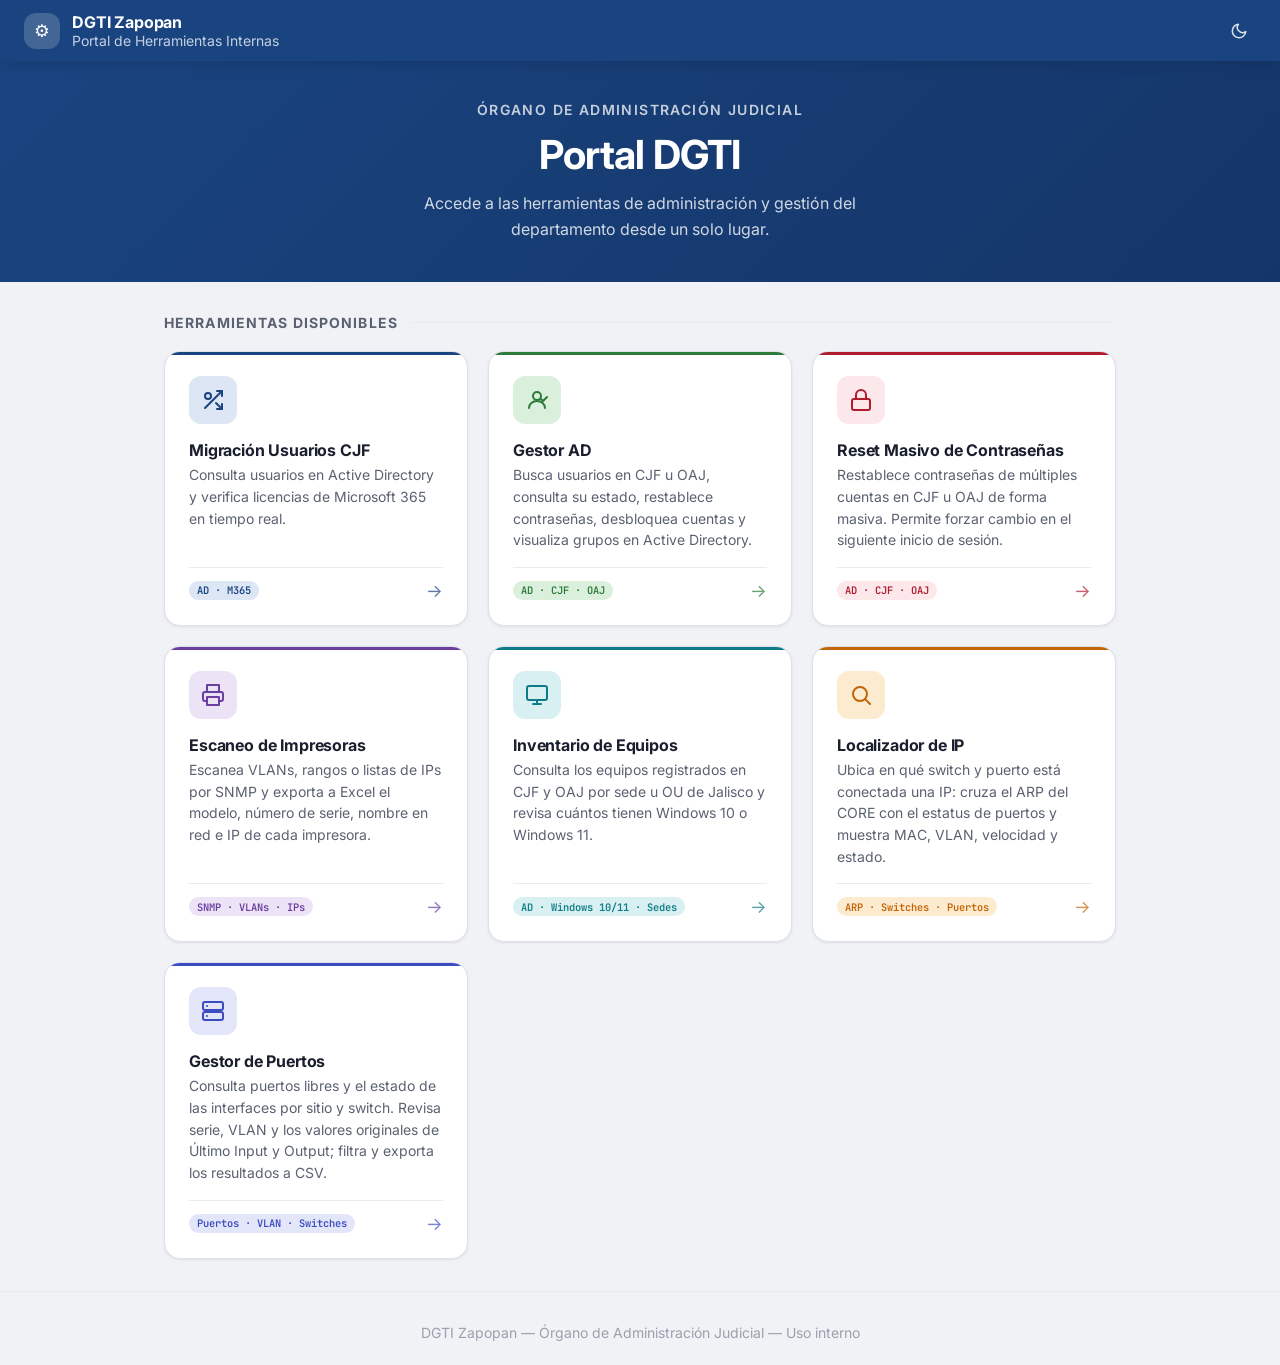
<file: Servidor/DGTI_Zapopan/index.html>
<!DOCTYPE html>
<html lang="es" data-theme="light">
<head>
<meta charset="UTF-8">
<meta name="viewport" content="width=device-width, initial-scale=1.0">
<title>DGTI Zapopan — Portal de Herramientas</title>
<link rel="preconnect" href="https://fonts.googleapis.com">
<link rel="preconnect" href="https://fonts.gstatic.com" crossorigin>
<link href="https://fonts.googleapis.com/css2?family=Inter:wght@400;500;600;700&family=JetBrains+Mono:wght@400;600&display=swap" rel="stylesheet">
<style>
/* Variables */
:root,[data-theme="light"]{
--bg:#f0f2f5;--surface:#ffffff;--surface-2:#f8f9fb;--surface-off:#eef0f4;
--border:#dde1e8;--divider:#e8ebf0;--text:#1a1f2e;--muted:#5a6170;--faint:#9aa0ad;--inverse:#ffffff;
--primary:#1a4480;--primary-h:#143568;--primary-hl:#dce6f4;
--success:#2d7a3a;--success-hl:#daf0dd;
--font:'Inter',system-ui,sans-serif;--mono:'JetBrains Mono',monospace;
--xs:clamp(.75rem,.70rem + .25vw,.875rem);--sm:clamp(.875rem,.80rem + .35vw,1rem);
--base:clamp(1rem,.95rem + .25vw,1.125rem);
--s1:.25rem;--s2:.5rem;--s3:.75rem;--s4:1rem;--s5:1.25rem;--s6:1.5rem;--s8:2rem;--s10:2.5rem;
--r-sm:.375rem;--r-md:.5rem;--r-lg:.75rem;--r-xl:1rem;--r-full:9999px;
--sh-sm:0 1px 3px rgba(0,0,0,.08);--sh-md:0 4px 12px rgba(0,0,0,.10);--sh-lg:0 8px 24px rgba(0,0,0,.12);
--tr:180ms cubic-bezier(.16,1,.3,1);}
[data-theme="dark"]{
--bg:#0f1117;--surface:#161b27;--surface-2:#1c2130;--surface-off:#1a1f2c;
--border:#2a3140;--divider:#222838;--text:#e2e5ec;--muted:#7a8496;--faint:#4a5160;--inverse:#0f1117;
--primary:#5b8dd4;--primary-h:#3a6fbe;--primary-hl:#1c2a40;
--success:#4caf63;--success-hl:#1a3020;
--sh-sm:0 1px 3px rgba(0,0,0,.30);--sh-md:0 4px 12px rgba(0,0,0,.40);--sh-lg:0 8px 24px rgba(0,0,0,.50);}
*,*::before,*::after{box-sizing:border-box;margin:0;padding:0;}
html{-webkit-font-smoothing:antialiased;scroll-behavior:smooth;}
body{min-height:100dvh;font-family:var(--font);font-size:var(--sm);color:var(--text);background:var(--bg);transition:background var(--tr),color var(--tr);}
button{cursor:pointer;background:none;border:none;font:inherit;color:inherit;}
a{text-decoration:none;color:inherit;}

/* Topbar */
.topbar{background:var(--primary);color:var(--inverse);padding:var(--s3) var(--s6);
display:flex;align-items:center;justify-content:space-between;gap:var(--s4);
box-shadow:var(--sh-md);position:sticky;top:0;z-index:100;}
.brand{display:flex;align-items:center;gap:var(--s3);}
.brand-icon{width:36px;height:36px;background:rgba(255,255,255,.18);border-radius:var(--r-lg);
display:flex;align-items:center;justify-content:center;font-size:1.1rem;}
.brand-title{font-size:var(--sm);font-weight:700;letter-spacing:-.01em;}
.brand-sub{font-size:var(--xs);opacity:.75;}
.topbar-right{display:flex;align-items:center;gap:var(--s3);}
.pill{display:flex;align-items:center;gap:var(--s2);font-size:var(--xs);font-family:var(--mono);
background:rgba(255,255,255,.15);padding:var(--s2) var(--s3);border-radius:var(--r-full);opacity:.9;}
.dot{width:7px;height:7px;border-radius:50%;background:#4cdb6e;flex-shrink:0;}
.btn-icon{padding:var(--s2);border-radius:var(--r-md);opacity:.85;
transition:opacity var(--tr),background var(--tr);display:flex;align-items:center;}
.btn-icon:hover{opacity:1;background:rgba(255,255,255,.15);}

/* Hero */
.hero{background:linear-gradient(135deg,var(--primary) 0,var(--primary-h) 100%);
color:var(--inverse);padding:var(--s10) var(--s6);text-align:center;}
.hero-eyebrow{font-size:var(--xs);font-weight:600;letter-spacing:.1em;text-transform:uppercase;opacity:.75;margin-bottom:var(--s3);}
.hero-title{font-size:clamp(1.5rem,4vw,2.5rem);font-weight:700;letter-spacing:-.02em;margin-bottom:var(--s3);}
.hero-sub{font-size:var(--sm);opacity:.8;max-width:480px;margin:0 auto;line-height:1.6;}

/* Main layout */
.main{max-width:1000px;margin:0 auto;padding:var(--s8) var(--s6);}
.section-label{font-size:var(--xs);font-weight:700;color:var(--muted);text-transform:uppercase;
letter-spacing:.08em;margin-bottom:var(--s5);display:flex;align-items:center;gap:var(--s3);}
.section-label::after{content:'';flex:1;height:1px;background:var(--divider);}

/* Tool grid */
.tool-grid{display:grid;grid-template-columns:repeat(auto-fill,minmax(260px,1fr));gap:var(--s5);}

/* Tool card */
.tool-card{background:var(--surface);border:1px solid var(--border);border-radius:var(--r-xl);
box-shadow:var(--sh-sm);padding:var(--s6);display:flex;flex-direction:column;gap:var(--s4);
cursor:pointer;transition:transform var(--tr),box-shadow var(--tr),border-color var(--tr);
position:relative;overflow:hidden;}
.tool-card::before{content:'';position:absolute;top:0;left:0;right:0;height:3px;
background:var(--card-accent,var(--primary));border-radius:var(--r-xl) var(--r-xl) 0 0;}
.tool-card:hover{transform:translateY(-3px);box-shadow:var(--sh-lg);border-color:var(--card-accent,var(--primary));}
.tool-card:active{transform:translateY(-1px);}
.tool-icon{width:48px;height:48px;border-radius:var(--r-lg);
background:var(--card-hl,var(--primary-hl));color:var(--card-accent,var(--primary));
display:flex;align-items:center;justify-content:center;font-size:1.4rem;flex-shrink:0;}
.tool-info{display:flex;flex-direction:column;gap:var(--s1);flex:1;}
.tool-name{font-size:var(--sm);font-weight:700;letter-spacing:-.01em;}
.tool-desc{font-size:var(--xs);color:var(--muted);line-height:1.55;}
.tool-footer{display:flex;align-items:center;justify-content:space-between;
padding-top:var(--s3);border-top:1px solid var(--divider);}
.tool-tag{display:inline-flex;align-items:center;padding:.15rem var(--s2);
background:var(--card-hl,var(--primary-hl));color:var(--card-accent,var(--primary));
border-radius:var(--r-full);font-size:.65rem;font-weight:600;font-family:var(--mono);}
.tool-arrow{color:var(--card-accent,var(--primary));opacity:.7;font-size:1.1rem;
transition:transform var(--tr),opacity var(--tr);}
.tool-card:hover .tool-arrow{transform:translateX(4px);opacity:1;}

/* Coming soon card */
.tool-card.coming-soon{opacity:.55;cursor:default;pointer-events:none;}
.badge-soon{display:inline-flex;align-items:center;gap:var(--s1);padding:.15rem var(--s2);
border-radius:var(--r-full);background:var(--surface-off);color:var(--muted);
font-size:.6rem;font-weight:600;font-family:var(--mono);border:1px solid var(--border);}

/* Footer */
.footer{text-align:center;padding:var(--s8) var(--s6) var(--s6);font-size:var(--xs);color:var(--faint);border-top:1px solid var(--divider);}

/* Responsive */
@media(max-width:600px){
.main{padding:var(--s6) var(--s4);}
.hero{padding:var(--s8) var(--s4);}
.topbar{padding:var(--s3) var(--s4);}
.pill{display:none;}}
</style>
</head>
<body>

<!-- TOPBAR -->
<header class="topbar">
  <div class="brand">
    <div class="brand-icon">⚙️</div>
    <div>
      <div class="brand-title">DGTI Zapopan</div>
      <div class="brand-sub">Portal de Herramientas Internas</div>
    </div>
  </div>
  <div class="topbar-right">
    <button class="btn-icon" id="theme-toggle" title="Cambiar tema" aria-label="Cambiar tema">
      <!-- icono se inserta por JS -->
    </button>
  </div>
</header>

<!-- HERO -->
<section class="hero">
  <div class="hero-eyebrow">Órgano de Administración Judicial</div>
  <h1 class="hero-title">Portal DGTI</h1>
  <p class="hero-sub">Accede a las herramientas de administración y gestión del departamento desde un solo lugar.</p>
</section>

<!-- MAIN -->
<main class="main">
  <div class="section-label">Herramientas disponibles</div>
  <div class="tool-grid">

    <!-- Migración CJF -->
    <a href="/migracion-cjf/" class="tool-card" style="--card-accent:#1a4480;--card-hl:#dce6f4">
      <div class="tool-icon">
        <svg width="24" height="24" viewBox="0 0 24 24" fill="none" stroke="currentColor" stroke-width="2" stroke-linecap="round" stroke-linejoin="round">
          <polyline points="16 3 21 3 21 8"/><line x1="4" y1="20" x2="21" y2="3"/>
          <polyline points="21 16 21 21 16 21"/><line x1="15" y1="15" x2="21" y2="21"/>
          <circle cx="7" cy="8" r="3"/>
        </svg>
      </div>
      <div class="tool-info">
        <div class="tool-name">Migración Usuarios CJF</div>
        <div class="tool-desc">Consulta usuarios en Active Directory y verifica licencias de Microsoft 365 en tiempo real.</div>
      </div>
      <div class="tool-footer">
        <span class="tool-tag">AD · M365</span>
        <span class="tool-arrow">→</span>
      </div>
    </a>

    <!-- Gestor AD -->
    <a href="/gestor-ad/" class="tool-card" style="--card-accent:#2d7a3a;--card-hl:#daf0dd">
      <div class="tool-icon">
        <svg width="24" height="24" viewBox="0 0 24 24" fill="none" stroke="currentColor" stroke-width="2" stroke-linecap="round" stroke-linejoin="round">
          <circle cx="12" cy="8" r="4"/>
          <path d="M4 20c0-4 3.6-7 8-7s8 3 8 7"/>
          <polyline points="16 11 18 13 22 9"/>
        </svg>
      </div>
      <div class="tool-info">
        <div class="tool-name">Gestor AD</div>
        <div class="tool-desc">Busca usuarios en CJF u OAJ, consulta su estado, restablece contraseñas, desbloquea cuentas y visualiza grupos en Active Directory.</div>
      </div>
      <div class="tool-footer">
        <span class="tool-tag">AD · CJF · OAJ</span>
        <span class="tool-arrow">→</span>
      </div>
    </a>

    <!-- Reset Masivo de Contraseñas -->
    <a href="/reset-masivo/" class="tool-card" style="--card-accent:#b01c2e;--card-hl:#fce8ea">
      <div class="tool-icon">
        <svg width="24" height="24" viewBox="0 0 24 24" fill="none" stroke="currentColor" stroke-width="2" stroke-linecap="round" stroke-linejoin="round">
          <rect x="3" y="11" width="18" height="11" rx="2"/>
          <path d="M7 11V7a5 5 0 0 1 10 0v4"/>
        </svg>
      </div>
      <div class="tool-info">
        <div class="tool-name">Reset Masivo de Contraseñas</div>
        <div class="tool-desc">Restablece contraseñas de múltiples cuentas en CJF u OAJ de forma masiva. Permite forzar cambio en el siguiente inicio de sesión.</div>
      </div>
      <div class="tool-footer">
        <span class="tool-tag">AD · CJF · OAJ</span>
        <span class="tool-arrow">→</span>
      </div>
    </a>

    <!-- Escaneo de Impresoras -->
    <a href="/escaneo-impresoras/" class="tool-card" style="--card-accent:#6b3fa0;--card-hl:#ece3f6">
      <div class="tool-icon">
        <svg width="24" height="24" viewBox="0 0 24 24" fill="none" stroke="currentColor" stroke-width="2" stroke-linecap="round" stroke-linejoin="round">
          <path d="M6 9V2h12v7"/>
          <path d="M6 18H4a2 2 0 0 1-2-2v-5a2 2 0 0 1 2-2h16a2 2 0 0 1 2 2v5a2 2 0 0 1-2 2h-2"/>
          <rect x="6" y="14" width="12" height="8"/>
        </svg>
      </div>
      <div class="tool-info">
        <div class="tool-name">Escaneo de Impresoras</div>
        <div class="tool-desc">Escanea VLANs, rangos o listas de IPs por SNMP y exporta a Excel el modelo, número de serie, nombre en red e IP de cada impresora.</div>
      </div>
      <div class="tool-footer">
        <span class="tool-tag">SNMP · VLANs · IPs</span>
        <span class="tool-arrow">→</span>
      </div>
    </a>

    <!-- Inventario de Equipos -->
    <a href="/inventario-equipos/" class="tool-card" style="--card-accent:#0e7c86;--card-hl:#d9f0f2">
      <div class="tool-icon">
        <svg width="24" height="24" viewBox="0 0 24 24" fill="none" stroke="currentColor" stroke-width="2" stroke-linecap="round" stroke-linejoin="round">
          <rect x="2" y="3" width="20" height="14" rx="2"/>
          <line x1="8" y1="21" x2="16" y2="21"/>
          <line x1="12" y1="17" x2="12" y2="21"/>
        </svg>
      </div>
      <div class="tool-info">
        <div class="tool-name">Inventario de Equipos</div>
        <div class="tool-desc">Consulta los equipos registrados en CJF y OAJ por sede u OU de Jalisco y revisa cuántos tienen Windows 10 o Windows 11.</div>
      </div>
      <div class="tool-footer">
        <span class="tool-tag">AD · Windows 10/11 · Sedes</span>
        <span class="tool-arrow">→</span>
      </div>
    </a>

    <!-- Localizador de IP -->
    <a href="/localizador-ip/" class="tool-card" style="--card-accent:#c2650a;--card-hl:#fdebd0">
      <div class="tool-icon">
        <svg width="24" height="24" viewBox="0 0 24 24" fill="none" stroke="currentColor" stroke-width="2" stroke-linecap="round" stroke-linejoin="round"><circle cx="11" cy="11" r="7"/><line x1="21" y1="21" x2="16.65" y2="16.65"/></svg>
      </div>
      <div class="tool-info">
        <div class="tool-name">Localizador de IP</div>
        <div class="tool-desc">Ubica en qué switch y puerto está conectada una IP: cruza el ARP del CORE con el estatus de puertos y muestra MAC, VLAN, velocidad y estado.</div>
      </div>
      <div class="tool-footer">
        <span class="tool-tag">ARP · Switches · Puertos</span>
        <span class="tool-arrow">→</span>
      </div>
    </a>

    <!-- Herramientas de Red -->
    <a href="/gestor-puertos/" class="tool-card" style="--card-accent:#3b4cc0;--card-hl:#e3e6f8">
      <div class="tool-icon">
        <svg width="24" height="24" viewBox="0 0 24 24" fill="none" stroke="currentColor" stroke-width="2" stroke-linecap="round" stroke-linejoin="round"><rect x="2" y="3" width="20" height="8" rx="2"/><rect x="2" y="13" width="20" height="8" rx="2"/><line x1="6" y1="7" x2="6.01" y2="7"/><line x1="6" y1="17" x2="6.01" y2="17"/></svg>
      </div>
      <div class="tool-info">
        <div class="tool-name">Gestor de Puertos</div>
        <div class="tool-desc">Consulta puertos libres y el estado de las interfaces por sitio y switch. Revisa serie, VLAN y los valores originales de Último Input y Output; filtra y exporta los resultados a CSV.</div>
      </div>
      <div class="tool-footer">
        <span class="tool-tag">Puertos &middot; VLAN &middot; Switches</span>
        <span class="tool-arrow">&rarr;</span>
      </div>
    </a>


  </div>
</main>

<!-- FOOTER -->
<footer class="footer">
  DGTI Zapopan &mdash; Órgano de Administración Judicial &mdash; Uso interno
</footer>

<script>
const Theme = (() => {
  const root = document.documentElement;
  const btn  = document.getElementById('theme-toggle');
  let dark = matchMedia('(prefers-color-scheme:dark)').matches;
  const SUN  = `<svg xmlns="http://www.w3.org/2000/svg" width="18" height="18" viewBox="0 0 24 24" fill="none" stroke="currentColor" stroke-width="2" stroke-linecap="round" stroke-linejoin="round"><circle cx="12" cy="12" r="5"/><line x1="12" y1="1" x2="12" y2="3"/><line x1="12" y1="21" x2="12" y2="23"/><line x1="4.22" y1="4.22" x2="5.64" y2="5.64"/><line x1="18.36" y1="18.36" x2="19.78" y2="19.78"/><line x1="1" y1="12" x2="3" y2="12"/><line x1="21" y1="12" x2="23" y2="12"/><line x1="4.22" y1="19.78" x2="5.64" y2="18.36"/><line x1="18.36" y1="5.64" x2="19.78" y2="4.22"/></svg>`;
  const MOON = `<svg xmlns="http://www.w3.org/2000/svg" width="18" height="18" viewBox="0 0 24 24" fill="none" stroke="currentColor" stroke-width="2" stroke-linecap="round" stroke-linejoin="round"><path d="M21 12.79A9 9 0 1 1 11.21 3 7 7 0 0 0 21 12.79z"/></svg>`;
  function apply() {
    root.setAttribute('data-theme', dark ? 'dark' : 'light');
    btn.innerHTML = dark ? SUN : MOON;
  }
  btn.addEventListener('click', () => { dark = !dark; apply(); });
  apply();
})();
</script>
</body>
</html>
</file>
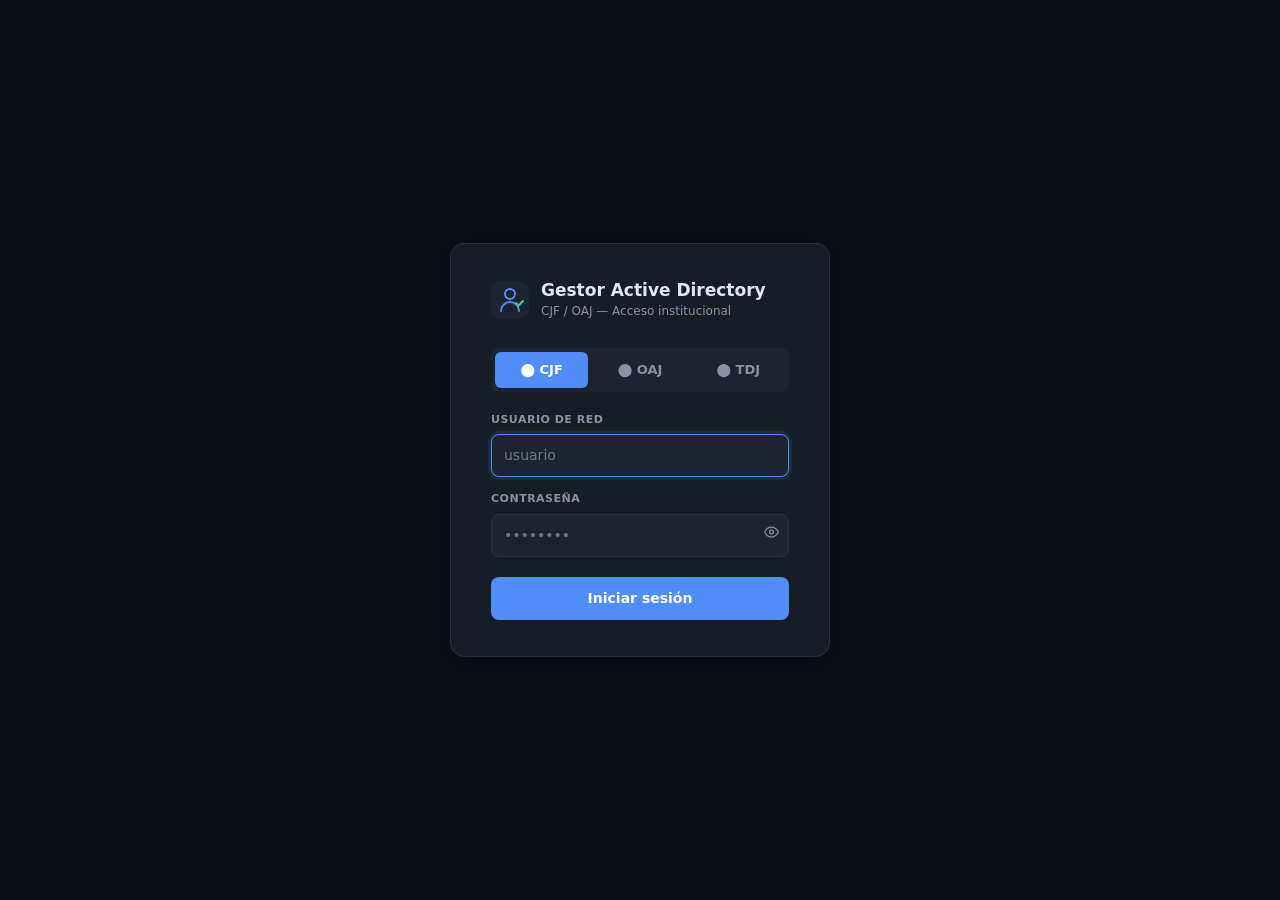
<file: Servidor/gestor-ad/index.html>
<!DOCTYPE html>
<html lang='es' data-theme='dark'>
<head>
<meta charset='UTF-8'><meta name='viewport' content='width=device-width,initial-scale=1'>
<title>Gestor AD — CJF / OAJ / TDJ</title>
<link rel='manifest' href='/gestor-ad/manifest.json'>
<meta name='theme-color' content='#4f8ef7'>
<meta name='mobile-web-app-capable' content='yes'>
<meta name='apple-mobile-web-app-capable' content='yes'>
<meta name='apple-mobile-web-app-title' content='Gestor AD'>
<style>
:root{--bg:#0f1117;--surface:#181c24;--surface2:#1e2330;--border:#2a2f3d;--text:#e2e6f0;--muted:#8891a8;--faint:#4a5168;--primary:#4f8ef7;--primary-h:#3a7aed;--primary-hl:rgba(79,142,247,.13);--success:#3ecf8e;--success-hl:rgba(62,207,142,.13);--warn:#f59e0b;--warn-hl:rgba(245,158,11,.13);--error:#f56565;--error-hl:rgba(245,101,101,.13);--r:8px;--rl:14px;--sh:0 4px 24px rgba(0,0,0,.45);--t:160ms cubic-bezier(.16,1,.3,1)}
[data-theme=light]{--bg:#f5f6fa;--surface:#fff;--surface2:#f0f2f7;--border:#dde1ed;--text:#1a1f2e;--muted:#5a637a;--faint:#a0a8be;--primary:#2563eb;--primary-h:#1d4ed8;--primary-hl:rgba(37,99,235,.1);--success:#059669;--success-hl:rgba(5,150,105,.1);--warn:#d97706;--warn-hl:rgba(217,119,6,.1);--error:#dc2626;--error-hl:rgba(220,38,38,.1);--sh:0 4px 24px rgba(0,0,0,.1)}
*,*::before,*::after{box-sizing:border-box;margin:0;padding:0}
html{-webkit-font-smoothing:antialiased}
body{font-family:'Segoe UI',system-ui,sans-serif;font-size:14px;background:var(--bg);color:var(--text);min-height:100dvh;line-height:1.5}
button{cursor:pointer;border:none;background:none;font:inherit;color:inherit}
input{font:inherit;color:inherit;background:none}
button,input{transition:background var(--t),color var(--t),border-color var(--t),box-shadow var(--t)}

/* ── Login overlay ── */
#lo{position:fixed;inset:0;z-index:900;background:var(--bg);display:flex;align-items:center;justify-content:center}
.lcard{background:var(--surface);border:1px solid var(--border);border-radius:var(--rl);padding:36px 40px;width:100%;max-width:380px;box-shadow:var(--sh)}
.llogo{display:flex;align-items:center;gap:12px;margin-bottom:28px}
.llogo-txt h1{font-size:17px;font-weight:700;line-height:1.2}
.llogo-txt p{font-size:12px;color:var(--muted);margin-top:2px}
.dtabs{display:grid;grid-template-columns:1fr 1fr;gap:5px;background:var(--surface2);border-radius:var(--r);padding:4px;margin-bottom:20px}
.dtab{padding:8px;border-radius:6px;font-size:13px;font-weight:600;color:var(--muted);text-align:center;transition:background var(--t),color var(--t)}
.dtab.on[data-d=cjf]{background:#4f8ef7;color:#fff}
.dtab.on[data-d=oaj]{background:#3ecf8e;color:#fff}
.dtab.on[data-d=tdj]{background:#a86fdf;color:#fff}
.lf{margin-bottom:14px}
.lf label{display:block;font-size:11px;font-weight:700;color:var(--muted);margin-bottom:6px;letter-spacing:.5px;text-transform:uppercase}
.li{width:100%;padding:10px 12px;background:var(--surface2);border:1px solid var(--border);border-radius:var(--r);font-size:14px;outline:none}
.li:focus{border-color:var(--primary);box-shadow:0 0 0 3px var(--primary-hl)}
.lbtn{width:100%;padding:11px;background:var(--primary);color:#fff;border-radius:var(--r);font-size:14px;font-weight:600;margin-top:6px}
.lbtn:hover{background:var(--primary-h)}
.lbtn:disabled{opacity:.6;cursor:not-allowed}
.lerr{background:var(--error-hl);border:1px solid var(--error);color:var(--error);border-radius:var(--r);padding:10px 12px;font-size:13px;margin-bottom:14px;display:none}
.pwrap{position:relative}
.pwrap .li,.pwrap .mi{padding-right:38px}
.ptgl{position:absolute;right:10px;top:50%;transform:translateY(-50%);color:var(--muted)}
.ptgl:hover{color:var(--text)}

/* ── App ── */
#app{display:none;flex-direction:column;min-height:100dvh}
.hdr{height:52px;background:var(--surface);border-bottom:1px solid var(--border);display:flex;align-items:center;padding:0 20px;gap:12px;position:sticky;top:0;z-index:100}
.hlogo{display:flex;align-items:center;gap:8px;font-weight:700;font-size:15px;flex:1}
.husr{display:flex;align-items:center;gap:8px;background:var(--surface2);border:1px solid var(--border);border-radius:var(--r);padding:5px 11px;font-size:13px}
.udot{width:8px;height:8px;border-radius:50%;background:#3ecf8e;flex-shrink:0}
.blout{padding:5px 10px;background:var(--error-hl);border:1px solid var(--error);color:var(--error);border-radius:var(--r);font-size:12px;font-weight:600}
.blout:hover{background:var(--error);color:#fff}
.btheme{padding:6px;border-radius:var(--r);color:var(--muted)}
.btheme:hover{background:var(--surface2);color:var(--text)}

.main{display:flex;flex:1;overflow:hidden}
.sb{width:300px;flex-shrink:0;border-right:1px solid var(--border);display:flex;flex-direction:column;background:var(--surface)}
.sbs{padding:14px 16px}
.sbs+.sbs{border-top:1px solid var(--border)}
.slbl{font-size:11px;font-weight:700;color:var(--muted);letter-spacing:.6px;text-transform:uppercase;margin-bottom:10px}

.dtabs2{display:grid;grid-template-columns:1fr 1fr;gap:5px;background:var(--surface2);border-radius:var(--r);padding:3px}
.dtab2{padding:7px;border-radius:6px;font-size:13px;font-weight:600;color:var(--muted);text-align:center;transition:background var(--t),color var(--t)}
.dtab2.on[data-d=cjf]{background:#4f8ef7;color:#fff}
.dtab2.on[data-d=oaj]{background:#3ecf8e;color:#fff}
.dtab2.on[data-d=tdj]{background:#a86fdf;color:#fff}

.swrap{position:relative;margin-top:10px}
.swrap svg{position:absolute;left:10px;top:50%;transform:translateY(-50%);color:var(--muted);width:15px;height:15px;pointer-events:none}
.si{width:100%;padding:9px 12px 9px 32px;background:var(--surface2);border:1px solid var(--border);border-radius:var(--r);font-size:14px;outline:none;color:var(--text)}
.si:focus{border-color:var(--primary);box-shadow:0 0 0 3px var(--primary-hl)}
.bbus{width:100%;margin-top:8px;padding:9px;background:var(--primary);color:#fff;border-radius:var(--r);font-size:13px;font-weight:600;display:flex;align-items:center;justify-content:center;gap:6px}
.bbus:hover{background:var(--primary-h)}
.bbus:disabled{opacity:.6;cursor:not-allowed}

.reclist{display:flex;flex-wrap:wrap;gap:6px}
.crec{padding:4px 10px;border-radius:20px;font-size:12px;font-weight:500;background:var(--surface2);border:1px solid var(--border);cursor:pointer;display:inline-flex;align-items:center;gap:5px}
.crec:hover{border-color:var(--primary);color:var(--primary)}
.cdom{font-size:10px;font-weight:700;padding:1px 5px;border-radius:4px}
.cdom.cjf{background:rgba(79,142,247,.2);color:#4f8ef7}
.cdom.oaj{background:rgba(62,207,142,.2);color:#3ecf8e}
.cdom.tdj{background:rgba(168,109,223,.2);color:#a86fdf}

.rlist{flex:1;overflow-y:auto;padding:8px}
.ri{padding:10px 12px;border-radius:var(--r);cursor:pointer;border:1px solid transparent;margin-bottom:4px;transition:background var(--t),border-color var(--t)}
.ri:hover{background:var(--surface2)}
.ri.on{background:var(--primary-hl);border-color:var(--primary)}
.ri-n{font-size:13px;font-weight:600}
.ri-u{font-size:12px;color:var(--muted);margin-top:2px}
.ri-b{display:flex;gap:4px;margin-top:6px;flex-wrap:wrap}

.badge{font-size:10px;font-weight:700;padding:2px 7px;border-radius:20px}
.bok{background:var(--success-hl);color:var(--success)}
.boff{background:var(--error-hl);color:var(--error)}
.bwrn{background:var(--warn-hl);color:var(--warn)}
.bmut{background:var(--surface2);color:var(--muted)}

.dp{flex:1;overflow-y:auto;padding:24px;display:flex;flex-direction:column;gap:20px}
.empty{flex:1;display:flex;flex-direction:column;align-items:center;justify-content:center;color:var(--muted);gap:12px;text-align:center;min-height:300px}

.ucard{background:var(--surface);border:1px solid var(--border);border-radius:var(--rl);overflow:hidden}
.uch{padding:20px 24px;background:var(--surface2);border-bottom:1px solid var(--border);display:flex;align-items:center;gap:16px}
.uav{width:52px;height:52px;border-radius:50%;display:flex;align-items:center;justify-content:center;font-size:20px;font-weight:700;flex-shrink:0}
.uav.cjf{background:rgba(79,142,247,.15);color:#4f8ef7}
.uav.oaj{background:rgba(62,207,142,.15);color:#3ecf8e}
.uav.tdj{background:rgba(168,109,223,.15);color:#a86fdf}
.uim h2{font-size:17px;font-weight:700;line-height:1.2}
.uim p{font-size:13px;color:var(--muted);margin-top:3px}
.ucb{padding:20px 24px}
.dgrid{display:grid;grid-template-columns:repeat(auto-fill,minmax(200px,1fr));gap:12px}
.df label{font-size:11px;font-weight:700;color:var(--muted);letter-spacing:.4px;text-transform:uppercase}
.df .dv{font-size:13px;margin-top:4px;word-break:break-word}
.df .dv.em{color:var(--faint);font-style:italic}
.strow{display:flex;flex-wrap:wrap;gap:8px;align-items:center;padding:14px 24px;border-top:1px solid var(--border)}
.stbadge{padding:5px 12px;border-radius:20px;font-size:12px;font-weight:700;display:inline-flex;align-items:center;gap:6px}
.stbadge::before{content:'';width:6px;height:6px;border-radius:50%;background:currentColor}

.acard{background:var(--surface);border:1px solid var(--border);border-radius:var(--rl);padding:20px 24px}
.atit{font-size:11px;font-weight:700;color:var(--muted);margin-bottom:14px;letter-spacing:.4px;text-transform:uppercase}
.agrid{display:flex;flex-wrap:wrap;gap:10px}
.ba{padding:9px 16px;border-radius:var(--r);font-size:13px;font-weight:600;border:1px solid;display:inline-flex;align-items:center;gap:7px}
.ba-r{background:var(--primary-hl);border-color:var(--primary);color:var(--primary)}
.ba-r:hover{background:var(--primary);color:#fff}
.ba-u{background:var(--success-hl);border-color:var(--success);color:var(--success)}
.ba-u:hover{background:var(--success);color:#fff}
.ba-u:disabled{opacity:.4;cursor:not-allowed;pointer-events:none}
.ba-f{background:var(--warn-hl);border-color:var(--warn);color:var(--warn)}
.ba-f:hover{background:var(--warn);color:#000}

.glist{display:flex;flex-wrap:wrap;gap:6px;margin-top:8px}
.gc{padding:3px 10px;border-radius:20px;font-size:11px;background:var(--surface2);border:1px solid var(--border);color:var(--muted)}

.mov{position:fixed;inset:0;background:rgba(0,0,0,.6);z-index:500;display:flex;align-items:center;justify-content:center}
.mo{background:var(--surface);border:1px solid var(--border);border-radius:var(--rl);padding:28px;width:100%;max-width:360px;box-shadow:var(--sh)}
.mo h3{font-size:16px;font-weight:700;margin-bottom:6px}
.mo p{font-size:13px;color:var(--muted);margin-bottom:18px}
.mof{margin-bottom:14px}
.mof label{display:block;font-size:11px;font-weight:700;color:var(--muted);margin-bottom:6px;text-transform:uppercase;letter-spacing:.4px}
.mi{width:100%;padding:9px 12px;background:var(--surface2);border:1px solid var(--border);border-radius:var(--r);outline:none;font-size:14px;color:var(--text)}
.mi:focus{border-color:var(--primary);box-shadow:0 0 0 3px var(--primary-hl)}
.mobtns{display:flex;gap:10px;justify-content:flex-end;margin-top:6px}
.bcan{padding:9px 16px;background:var(--surface2);border:1px solid var(--border);border-radius:var(--r);font-size:13px;font-weight:600}
.bcan:hover{border-color:var(--primary)}
.bcon{padding:9px 16px;background:var(--primary);color:#fff;border-radius:var(--r);font-size:13px;font-weight:600}
.bcon:hover{background:var(--primary-h)}
.bcon:disabled{opacity:.6;cursor:not-allowed}

.twrap{position:fixed;bottom:20px;right:20px;z-index:999;display:flex;flex-direction:column;gap:8px}
.toast{padding:12px 16px;border-radius:var(--r);font-size:13px;font-weight:500;box-shadow:var(--sh);animation:tIn .2s ease;max-width:340px}
.toast.ok{background:#3ecf8e;color:#fff}
.toast.err{background:#f56565;color:#fff}
@keyframes tIn{from{transform:translateX(20px);opacity:0}to{transform:none;opacity:1}}
.spin{width:15px;height:15px;border:2px solid rgba(255,255,255,.3);border-top-color:#fff;border-radius:50%;animation:sp .7s linear infinite;display:inline-block;vertical-align:middle}
@keyframes sp{to{transform:rotate(360deg)}}
::-webkit-scrollbar{width:5px}
::-webkit-scrollbar-thumb{background:var(--border);border-radius:4px}

/* ═══════════════════════════════════════
   RESPONSIVE — MÓVIL
═══════════════════════════════════════ */

/* Botón hamburguesa (solo móvil) */
.hmbg{display:none;padding:6px;border-radius:var(--r);color:var(--muted);flex-shrink:0}
.hmbg:hover{background:var(--surface2);color:var(--text)}

/* Overlay oscuro cuando sidebar está abierto en móvil */
.sb-overlay{display:none;position:fixed;inset:0;background:rgba(0,0,0,.5);z-index:49}

@media(max-width:768px){
  /* ── Header ── */
  .hdr{padding:0 12px;gap:8px}
  .hlogo{font-size:13px}
  .hlogo svg{width:18px;height:18px}
  .husr{display:none}          /* se esconde en móvil, ya sale en el sidebar */
  .hmbg{display:flex}

  /* ── Layout: sidebar deslizable ── */
  .main{position:relative;overflow:visible}
  .sb{
    position:fixed;
    top:52px;left:0;bottom:0;
    width:290px;
    transform:translateX(-100%);
    transition:transform var(--t);
    z-index:50;
    overflow-y:auto;
    box-shadow:var(--sh);
  }
  .sb.open{transform:translateX(0)}
  .sb-overlay.open{display:block}

  /* ── Panel detalle ── */
  .dp{padding:12px;gap:12px}

  /* ── Card usuario ── */
  .uch{padding:14px 16px;gap:12px}
  .uav{width:42px;height:42px;font-size:16px}
  .uim h2{font-size:15px}
  .ucb{padding:14px 16px}
  .dgrid{grid-template-columns:1fr 1fr;gap:10px}
  .strow{padding:10px 16px;gap:6px}

  /* ── Acciones ── */
  .agrid{flex-direction:column}
  .ba{width:100%;justify-content:center}
  .acard{padding:14px 16px}

  /* ── Modales ── */
  .mov{align-items:flex-end}
  .mo{border-radius:var(--rl) var(--rl) 0 0;max-width:100%;width:100%;padding:24px 20px 32px}

  /* ── Login card ── */
  .lcard{border-radius:var(--rl) var(--rl) 0 0;padding:28px 20px 36px;max-width:100%}
  #lo{align-items:flex-end}

  /* ── Toast ── */
  .twrap{bottom:12px;right:12px;left:12px}
  .toast{max-width:100%}

  /* ── Textos ── */
  .slbl{font-size:10px}
  .dtab2{font-size:12px;padding:7px 4px}
}

@media(max-width:400px){
  .dgrid{grid-template-columns:1fr}
  .dtabs{grid-template-columns:1fr 1fr}
}

.bportal{display:inline-flex;align-items:center;gap:6px;padding:5px 12px;background:var(--surface2);border:1px solid var(--border);border-radius:var(--r);color:var(--muted);font-size:12px;font-weight:600;text-decoration:none;white-space:nowrap;transition:background var(--t),color var(--t),border-color var(--t)}
.bportal:hover{color:var(--text);border-color:var(--primary)}
@media(max-width:768px){.bportal .bptxt{display:none}.bportal{padding:6px 9px}}
</style>
</head>
<body>

<!-- LOGIN OVERLAY -->
<div id="lo">
 <div class="lcard">
  <div class="llogo">
   <svg width="38" height="38" viewBox="0 0 38 38" fill="none">
    <rect width="38" height="38" rx="10" fill="#1e2330"/>
    <circle cx="19" cy="13" r="5" stroke="#4f8ef7" stroke-width="2"/>
    <path d="M10 30c0-4.97 4.03-9 9-9s9 4.03 9 9" stroke="#4f8ef7" stroke-width="2" stroke-linecap="round"/>
    <path d="M25 22l2.5 2.5L32 20" stroke="#3ecf8e" stroke-width="2" stroke-linecap="round" stroke-linejoin="round"/>
   </svg>
   <div class="llogo-txt">
    <h1>Gestor Active Directory</h1>
    <p>CJF / OAJ &mdash; Acceso institucional</p>
   </div>
  </div>
  <div id="lerr" class="lerr"></div>
  <div class="dtabs" style="grid-template-columns:1fr 1fr 1fr">
   <button class="dtab on" data-d="cjf" onclick="setLD('cjf')">&#11044; CJF</button>
   <button class="dtab" data-d="oaj" onclick="setLD('oaj')">&#11044; OAJ</button>
   <button class="dtab" data-d="tdj" onclick="setLD('tdj')">&#11044; TDJ</button>
  </div>
  <div class="lf">
   <label>Usuario de red</label>
   <input id="lu" class="li" type="text" placeholder="usuario" autocomplete="username" spellcheck="false">
  </div>
  <div class="lf">
   <label>Contrase&ntilde;a</label>
   <div class="pwrap">
    <input id="lp" class="li" type="password" placeholder="&bull;&bull;&bull;&bull;&bull;&bull;&bull;&bull;" autocomplete="current-password">
    <button class="ptgl" onclick="tpwd('lp',this)" tabindex="-1" type="button">
     <svg width="15" height="15" viewBox="0 0 24 24" fill="none" stroke="currentColor" stroke-width="2"><path d="M1 12s4-8 11-8 11 8 11 8-4 8-11 8-11-8-11-8z"/><circle cx="12" cy="12" r="3"/></svg>
    </button>
   </div>
  </div>
  <button class="lbtn" id="lbtn" onclick="doLogin()">Iniciar sesi&oacute;n</button>
 </div>
</div>

<!-- APP -->
<div id="app">
 <header class="hdr">
  <button class="hmbg" onclick="tgSB()" aria-label="Menú"><svg width="20" height="20" viewBox="0 0 24 24" fill="none" stroke="currentColor" stroke-width="2"><line x1="3" y1="6" x2="21" y2="6"/><line x1="3" y1="12" x2="21" y2="12"/><line x1="3" y1="18" x2="21" y2="18"/></svg></button><div class="hlogo">
   <svg width="22" height="22" viewBox="0 0 24 24" fill="none" stroke="#4f8ef7" stroke-width="2">
    <path d="M17 21v-2a4 4 0 0 0-4-4H5a4 4 0 0 0-4 4v2"/><circle cx="9" cy="7" r="4"/>
    <path d="M23 21v-2a4 4 0 0 0-3-3.87M16 3.13a4 4 0 0 1 0 7.75"/>
   </svg>
   Gestor Active Directory
  </div>
  <a class="bportal" href="/DGTI_Zapopan/" title="Volver al portal DGTI">&larr; <span class="bptxt">Portal DGTI</span></a>
<div class="husr"><span class="udot"></span><span id="husr">&#8212;</span></div>
  <button class="blout" onclick="doLogout()">Cerrar sesi&oacute;n</button>
  <button class="btheme" onclick="tTheme()" title="Cambiar tema">
   <svg id="tico" width="18" height="18" viewBox="0 0 24 24" fill="none" stroke="currentColor" stroke-width="2">
    <path d="M21 12.79A9 9 0 1 1 11.21 3 7 7 0 0 0 21 12.79z"/>
   </svg>
  </button>
 </header>
 <div class="main">
  <div class="sb-overlay" id="sb-ov" onclick="tgSB()"></div>
  <aside class="sb" id="sb">
   <div class="sbs">
    <div class="slbl">Dominio</div>
    <div class="dtabs2" style="grid-template-columns:1fr 1fr 1fr">
     <button class="dtab2 on" data-d="cjf" onclick="setDom('cjf')">&#11044; CJF</button>
     <button class="dtab2" data-d="oaj" onclick="setDom('oaj')">&#11044; OAJ</button>
     <button class="dtab2" data-d="tdj" onclick="setDom('tdj')">&#11044; TDJ</button>
    </div>
   </div>
   <div class="sbs">
    <div class="slbl">Buscar usuario</div>
    <div class="swrap">
     <svg viewBox="0 0 24 24" fill="none" stroke="currentColor" stroke-width="2"><circle cx="11" cy="11" r="8"/><path d="m21 21-4.35-4.35"/></svg>
     <input id="qi" class="si" type="text" placeholder="Nombre, usuario&hellip;" onkeydown="if(event.key==='Enter')doBus()">
    </div>
    <button class="bbus" id="bbus" onclick="doBus()">
     <svg width="14" height="14" viewBox="0 0 24 24" fill="none" stroke="currentColor" stroke-width="2.5"><circle cx="11" cy="11" r="8"/><path d="m21 21-4.35-4.35"/></svg>
     Buscar
    </button>
   </div>
   <div class="sbs" id="recsec" style="display:none">
    <div class="slbl">Recientes</div>
    <div class="reclist" id="reclst"></div>
   </div>
   <div id="rlist" class="rlist"></div>
  </aside>
  <main class="dp" id="dp">
   <div class="empty">
    <svg width="48" height="48" viewBox="0 0 24 24" fill="none" stroke="currentColor" stroke-width="1.2">
     <path d="M17 21v-2a4 4 0 0 0-4-4H5a4 4 0 0 0-4 4v2"/><circle cx="9" cy="7" r="4"/>
     <path d="M23 21v-2a4 4 0 0 0-3-3.87M16 3.13a4 4 0 0 1 0 7.75"/>
    </svg>
    <p>Busca un usuario para ver su informaci&oacute;n</p>
   </div>
  </main>
 </div>
</div>

<!-- Modal reset -->
<div id="mres" class="mov" style="display:none">
 <div class="mo">
  <h3>Restablecer contrase&ntilde;a</h3>
  <p id="mrdesc"></p>
  <div class="mof">
   <label>Nueva contrase&ntilde;a</label>
   <div class="pwrap">
    <input id="np" class="mi" type="password" placeholder="M&iacute;n. 8 caracteres">
    <button class="ptgl" onclick="tpwd('np',this)" tabindex="-1" type="button">
     <svg width="15" height="15" viewBox="0 0 24 24" fill="none" stroke="currentColor" stroke-width="2"><path d="M1 12s4-8 11-8 11 8 11 8-4 8-11 8-11-8-11-8z"/><circle cx="12" cy="12" r="3"/></svg>
    </button>
   </div>
  </div>
  <div class="mobtns">
   <button class="bcan" onclick="cm('mres')">Cancelar</button>
   <button class="bcon" id="bcres" onclick="confRes()">Confirmar</button>
  </div>
 </div>
</div>


<!-- Modal: autenticar segundo dominio -->
<div id="msld" class="mov" style="display:none">
 <div class="mo">
  <h3 id="sld-titulo">Contrase&ntilde;a OAJ</h3>
  <p id="sld-desc">Ingresa tus credenciales para este dominio.</p>
  <div id="sld-err" class="lerr" style="margin-bottom:12px"></div>
  <div class="mof">
   <label>Usuario</label>
   <input id="sld-user" class="mi" type="text" autocomplete="username" spellcheck="false">
  </div>
  <div class="mof">
   <label>Contrase&ntilde;a</label>
   <div class="pwrap">
    <input id="sld-pass" class="mi" type="password">
    <button class="ptgl" onclick="tpwd('sld-pass',this)" tabindex="-1" type="button">
     <svg width="15" height="15" viewBox="0 0 24 24" fill="none" stroke="currentColor" stroke-width="2"><path d="M1 12s4-8 11-8 11 8 11 8-4 8-11 8-11-8-11-8z"/><circle cx="12" cy="12" r="3"/></svg>
    </button>
   </div>
  </div>
  <div class="mobtns">
   <button class="bcan" onclick="cm('msld')">Cancelar</button>
   <button class="bcon" id="bcnsld" onclick="confSLD()">Confirmar</button>
  </div>
 </div>
</div>

<div class="twrap" id="tw"></div>
<script>
var _tok=sessionStorage.getItem('g_tok')||null;
var _dl='cjf', _d='cjf';
var _res=[], _sel=null, _dark=true;
var _rec=JSON.parse(sessionStorage.getItem('g_rec')||'[]');
var _authed=new Set();   // dominios con credenciales activas en esta sesión

/* ── Tema ── */
function tTheme(){_dark=!_dark;document.documentElement.setAttribute('data-theme',_dark?'dark':'light');document.getElementById('tico').innerHTML=_dark?'<path d="M21 12.79A9 9 0 1 1 11.21 3 7 7 0 0 0 21 12.79z"/>':'<circle cx="12" cy="12" r="5"/><path d="M12 1v2M12 21v2M4.22 4.22l1.42 1.42M18.36 18.36l1.42 1.42M1 12h2M21 12h2M4.22 19.78l1.42-1.42M18.36 5.64l1.42-1.42"/>';}

/* ── Password toggle ── */
function tpwd(id,btn){var i=document.getElementById(id),s=i.type==='password';i.type=s?'text':'password';btn.innerHTML=s?'<svg width="15" height="15" viewBox="0 0 24 24" fill="none" stroke="currentColor" stroke-width="2"><path d="M17.94 17.94A10.07 10.07 0 0 1 12 20c-7 0-11-8-11-8a18.45 18.45 0 0 1 5.06-5.94M9.9 4.24A9.12 9.12 0 0 1 12 4c7 0 11 8 11 8a18.5 18.5 0 0 1-2.16 3.19m-6.72-1.07a3 3 0 1 1-4.24-4.24"/><line x1="1" y1="1" x2="23" y2="23"/></svg>':'<svg width="15" height="15" viewBox="0 0 24 24" fill="none" stroke="currentColor" stroke-width="2"><path d="M1 12s4-8 11-8 11 8 11 8-4 8-11 8-11-8-11-8z"/><circle cx="12" cy="12" r="3"/></svg>';}

/* ── API helper ── */
async function api(m,p,b){
  var h={'Content-Type':'application/json'};
  if(_tok)h['Authorization']='Bearer '+_tok;
  var r=await fetch(p,{method:m,headers:h,body:b?JSON.stringify(b):undefined});
  var d=await r.json().catch(()=>({}));
  return{s:r.status,d};
}

/* ── Sesión inicial ── */
async function checkSess(){
  if(!_tok){showLogin();return;}
  var{s,d}=await api('GET','/api/session');
  if(s===200&&d.ok){
    _authed=new Set(d.authed_domains||[d.domain]);
    showApp(d.display,d.domain);
    renderRec();
  }else{
    _tok=null;sessionStorage.removeItem('g_tok');showLogin();
  }
}

function showLogin(){
  document.getElementById('lo').style.display='flex';
  document.getElementById('app').style.display='none';
  setTimeout(()=>document.getElementById('lu').focus(),80);
}

function showApp(disp,dom){
  document.getElementById('lo').style.display='none';
  document.getElementById('app').style.display='flex';
  document.getElementById('husr').textContent=disp;
  setD(dom||'cjf');
}

/* ── Login principal ── */
function setLD(d){_dl=d;document.querySelectorAll('.dtab').forEach(t=>t.classList.toggle('on',t.dataset.d===d));}

async function doLogin(){
  var u=document.getElementById('lu').value.trim(),p=document.getElementById('lp').value;
  var e=document.getElementById('lerr');e.style.display='none';
  if(!u||!p){e.textContent='⚠ Escribe usuario y contraseña';e.style.display='block';return;}
  var b=document.getElementById('lbtn');b.disabled=true;b.innerHTML='<span class="spin"></span> Verificando…';
  var{s,d}=await api('POST','/api/login',{user:u,password:p,dominio:_dl});
  if(s===200&&d.ok){
    _tok=d.token;sessionStorage.setItem('g_tok',_tok);
    _authed=new Set(d.authed_domains||[_dl]);
    document.getElementById('lp').value='';
    showApp(d.display,_dl);renderRec();
  }else{
    e.textContent='⚠ '+(d.error||'Credenciales incorrectas');e.style.display='block';
  }
  b.disabled=false;b.innerHTML='Iniciar sesión';
}

/* ── Logout ── */
async function doLogout(){
  await api('POST','/api/logout');
  _tok=null;sessionStorage.removeItem('g_tok');
  _res=[];_sel=null;_authed=new Set();
  document.getElementById('rlist').innerHTML='';
  document.getElementById('dp').innerHTML=emptyHTML();
  showLogin();
}

function emptyHTML(){return '<div class="empty"><svg width="48" height="48" viewBox="0 0 24 24" fill="none" stroke="currentColor" stroke-width="1.2"><path d="M17 21v-2a4 4 0 0 0-4-4H5a4 4 0 0 0-4 4v2"/><circle cx="9" cy="7" r="4"/><path d="M23 21v-2a4 4 0 0 0-3-3.87M16 3.13a4 4 0 0 1 0 7.75"/></svg><p>Busca un usuario para ver su información</p></div>';}

/* ── Cambio de dominio ── */
function setD(d){
  _d=d;
  document.querySelectorAll('.dtab2').forEach(t=>t.classList.toggle('on',t.dataset.d===d));
  renderDomBadges();
}

function renderDomBadges(){
  // Marca visual: candado en tabs de dominios no autenticados
  document.querySelectorAll('.dtab2').forEach(t=>{
    var authed=_authed.has(t.dataset.d);
    t.title=authed?'Autenticado':('Requiere contraseña ' + t.dataset.d.toUpperCase());
    t.innerHTML=(authed?'● ':'&#128274; ')+t.dataset.d.toUpperCase();
  });
}

async function setDom(d){
  // Si ya está autenticado, solo cambia
  if(_authed.has(d)){setD(d);return;}
  // Si no, abre modal de segundo login
  _pendingDom=d;
  document.getElementById('sld-titulo').textContent=
    'Contraseña '+d.toUpperCase();
  document.getElementById('sld-desc').textContent=
    'Tu sesión no tiene credenciales para '+d.toUpperCase()+
    '. Ingresa la contraseña de ese dominio para continuar.';
  document.getElementById('sld-user').value=
    document.getElementById('husr').textContent.split('\\').pop();
  document.getElementById('sld-pass').value='';
  document.getElementById('sld-err').style.display='none';
  document.getElementById('msld').style.display='flex';
  setTimeout(()=>document.getElementById('sld-pass').focus(),80);
}

/* ── Login segundo dominio ── */
var _pendingDom=null;

async function confSLD(){
  var user=document.getElementById('sld-user').value.trim();
  var pass=document.getElementById('sld-pass').value;
  var errEl=document.getElementById('sld-err');
  errEl.style.display='none';
  if(!user||!pass){errEl.textContent='⚠ Escribe usuario y contraseña';errEl.style.display='block';return;}
  var b=document.getElementById('bcnsld');b.disabled=true;b.innerHTML='<span class="spin"></span>';
  var{s,d}=await api('POST','/api/login-domain',{dominio:_pendingDom,user,password:pass});
  b.disabled=false;b.innerHTML='Confirmar';
  if(s===200&&d.ok){
    _authed=new Set(d.authed_domains);
    cm('msld');
    setD(_pendingDom);
    toast('✅ Autenticado en '+_pendingDom.toUpperCase(),'ok');
    _pendingDom=null;
  }else{
    errEl.textContent='⚠ '+(d.error||'Credenciales incorrectas');
    errEl.style.display='block';
  }
}

/* ── Recientes ── */
function addRec(q,dom){_rec=_rec.filter(r=>!(r.q===q&&r.d===dom));_rec.unshift({q,d:dom});if(_rec.length>8)_rec.pop();sessionStorage.setItem('g_rec',JSON.stringify(_rec));renderRec();}
function renderRec(){var s=document.getElementById('recsec'),l=document.getElementById('reclst');if(!_rec.length){s.style.display='none';return;}s.style.display='block';l.innerHTML=_rec.map(r=>`<button class="crec" onclick="useRec('${esc(r.q)}','${r.d}')"><span class="cdom ${r.d}">${r.d.toUpperCase()}</span>${esc(r.q)}</button>`).join('');}
function useRec(q,dom){document.getElementById('qi').value=q;setDom(dom).then(()=>doBus());}

/* ── Buscar ── */
async function doBus(){
  var q=document.getElementById('qi').value.trim();if(!q)return;
  var b=document.getElementById('bbus');b.disabled=true;b.innerHTML='<span class="spin"></span> Buscando…';
  var{s,d}=await api('POST','/api/ad/buscar',{query:q,dominio:_d});
  b.disabled=false;b.innerHTML='<svg width="14" height="14" viewBox="0 0 24 24" fill="none" stroke="currentColor" stroke-width="2.5"><circle cx="11" cy="11" r="8"/><path d="m21 21-4.35-4.35"/></svg> Buscar';
  if(s===401){doLogout();return;}
  if(s===403&&d.need_auth){
    toast('Necesitas autenticarte en '+d.need_auth.toUpperCase()+' primero','err');
    setDom(d.need_auth);return;
  }
  if(s!==200){toast('❌ '+(d.error||'Error al buscar'),'err');return;}
  if(!d.length){toast('Sin resultados para "'+q+'" en '+_d.toUpperCase(),'err');return;}
  _res=d;_sel=null;addRec(q,_d);renderList();selUser(0);
}

/* ── Lista resultados ── */
function renderList(){document.getElementById('rlist').innerHTML=_res.map((u,i)=>{var h=u.habilitado==='SI',bk=u.bloqueado==='SI';return`<div class="ri" id="ri${i}" onclick="selUser(${i})"><div class="ri-n">${esc(u.DisplayName||(u.Nombre+' '+u.Apellido))}</div><div class="ri-u">${esc(u.Usuario)}</div><div class="ri-b"><span class="badge ${h?'bok':'boff'}">${h?'Habilitado':'Deshabilitado'}</span>${bk?'<span class="badge bwrn">Bloqueado</span>':''}${u.pwd_forzar==='SI'?'<span class="badge bmut">Forzar cambio</span>':''}</div></div>`;}).join('');}

function selUser(i){_sel=i;document.querySelectorAll('.ri').forEach((e,j)=>e.classList.toggle('on',i===j));renderDet(_res[i]);closeSB();}

/* ── Detalle ── */
function renderDet(u){try{
  var ini=((u.Nombre||'?')[0]+(u.Apellido||'?')[0]).toUpperCase();
  var fields=[['ID',u.ID],['Usuario',u.Usuario],['Correo',u.Correo],['Teléfono',u.Telefono],['Cargo',u.Cargo],['Departamento',u.Departamento],['Empresa',u.Empresa],['Oficina',u.Office],['Creado',u.creado],['Último login',u.ultimo_login],['Último cambio pwd',u.pwd_ultimo_cambio],['Intentos fallidos',u.intentos_fallidos]];
  var sts=[{l:'Habilitada',v:u.habilitado,ok:u.habilitado==='SI'},{l:'Bloqueado',v:u.bloqueado,ok:u.bloqueado==='NO'},{l:'Pwd expirada',v:u.pwd_expirada,ok:u.pwd_expirada==='NO'},{l:'Nunca expira',v:u.pwd_nunca_expira,ok:null},{l:'Forzar cambio',v:u.pwd_forzar,ok:u.pwd_forzar==='NO'}];
  var gs=Array.isArray(u.grupos)?u.grupos:(u.grupos?[u.grupos]:[]);
  document.getElementById('dp').innerHTML=`
<div class="ucard">
 <div class="uch"><div class="uav ${_d}">${ini}</div><div class="uim"><h2>${esc(u.Nombre)} ${esc(u.Apellido)}</h2><p>${esc(u.DisplayName||'')}${u.description&&u.description.trim()?' — '+esc(u.description):''}</p></div></div>
 <div class="strow">${sts.map(s=>{var c=s.ok===null?'bmut':(s.ok?'bok':'bwrn');return`<span class="stbadge ${c}">${s.l}: ${s.v||'—'}</span>`;}).join('')}</div>
 <div class="ucb">
  <div class="dgrid">${fields.map(([l,v])=>`<div class="df"><label>${l}</label><div class="dv ${!v?'em':''}">${v?esc(v):'—'}</div></div>`).join('')}</div>
  ${gs.length?`<div style="margin-top:16px"><div class="slbl" style="margin-bottom:8px">Grupos (${gs.length})</div><div class="glist">${gs.map(g=>`<span class="gc">${esc(g)}</span>`).join('')}</div></div>`:''}
  <div style="font-size:11px;color:var(--faint);margin-top:14px;word-break:break-all">${esc(u.dn||'')}</div>
 </div>
</div>
<div class="acard">
 <div class="atit">Acciones</div>
 <div class="agrid">
  <button class="ba ba-r" onclick="openReset()">&#128273; Restablecer contraseña</button>
  <button class="ba ba-u" onclick="doUnlock()" ${u.bloqueado!=='SI'?'disabled title="La cuenta no est\u00e1 bloqueada"':''}>&#128275; Desbloquear cuenta</button>
  <button class="ba ba-f" onclick="doForce()">&#8987; Forzar cambio de contraseña</button>
 </div>
</div>`;

/* ── Acciones ── */
}catch(e){console.error('renderDet error:',e,u);toast('❌ Error al mostrar datos: '+e.message,'err');}
}
function openReset(){var u=_res[_sel];document.getElementById('mrdesc').textContent='Nueva contraseña para: '+(u.DisplayName||u.Usuario);document.getElementById('np').value='';document.getElementById('mres').style.display='flex';setTimeout(()=>document.getElementById('np').focus(),80);}
function cm(id){document.getElementById(id).style.display='none';}

async function confRes(){
  var p=document.getElementById('np').value;
  if(p.length<8){toast('La contraseña debe tener al menos 8 caracteres','err');return;}
  var u=_res[_sel],b=document.getElementById('bcres');b.disabled=true;b.innerHTML='<span class="spin"></span>';
  var{s,d}=await api('POST','/api/ad/reset-password',{dn:u.dn,sam:u.Usuario,nueva_pass:p,dominio:_d});
  b.disabled=false;b.innerHTML='Confirmar';cm('mres');
  if(s===401){doLogout();return;}
  if(s===200&&d.ok)toast('✅ Contraseña restablecida','ok');
  else toast('❌ Error: '+(d.error||''),'err');
}

async function doUnlock(){
  var u=_res[_sel];if(!confirm('¿Desbloquear la cuenta de '+(u.DisplayName||u.Usuario)+'?'))return;
  var{s,d}=await api('POST','/api/ad/desbloquear',{dn:u.dn,dominio:_d});
  if(s===401){doLogout();return;}
  if(s===200&&d.ok){toast('✅ Cuenta desbloqueada','ok');u.bloqueado='NO';renderDet(u);renderList();document.querySelectorAll('.ri')[_sel].classList.add('on');}
  else toast('❌ Error: '+(d.error||''),'err');
}

async function doForce(){
  var u=_res[_sel];if(!confirm('¿Forzar cambio de contraseña para '+(u.DisplayName||u.Usuario)+'?'))return;
  var{s,d}=await api('POST','/api/ad/forzar-cambio',{dn:u.dn,dominio:_d});
  if(s===401){doLogout();return;}
  if(s===200&&d.ok){toast('✅ Se forzará cambio en el próximo login','ok');u.pwd_forzar='SI';renderDet(u);}
  else toast('❌ Error: '+(d.error||''),'err');
}

/* ── Toast ── */
function toast(msg,t){var w=document.getElementById('tw'),el=document.createElement('div');el.className='toast '+(t||'ok');el.textContent=msg;w.appendChild(el);setTimeout(()=>el.remove(),4000);}
function esc(s){return String(s||'').replace(/&/g,'&amp;').replace(/</g,'&lt;').replace(/>/g,'&gt;');}


/* ── Sidebar móvil ── */
function tgSB(){
  var sb=document.getElementById('sb');
  var ov=document.getElementById('sb-ov');
  var open=sb.classList.toggle('open');
  ov.classList.toggle('open',open);
}
function closeSB(){
  if(window.innerWidth>768)return;
  document.getElementById('sb').classList.remove('open');
  document.getElementById('sb-ov').classList.remove('open');
}

/* ── Eventos ── */
document.addEventListener('DOMContentLoaded',()=>{
  document.getElementById('lp').addEventListener('keydown',e=>{if(e.key==='Enter')doLogin();});
  document.getElementById('qi').addEventListener('keydown',e=>{if(e.key==='Enter')doBus();});
  document.getElementById('np').addEventListener('keydown',e=>{if(e.key==='Enter')confRes();if(e.key==='Escape')cm('mres');});
  document.getElementById('sld-pass').addEventListener('keydown',e=>{if(e.key==='Enter')confSLD();if(e.key==='Escape')cm('msld');});
  checkSess();
});
</script>
<script>
if('serviceWorker' in navigator){
  navigator.serviceWorker.register('/gestor-ad/sw.js')
    .then(()=>console.log('SW registrado'))
    .catch(e=>console.warn('SW error:',e));
}
</script>
</body>
</html>
</file>
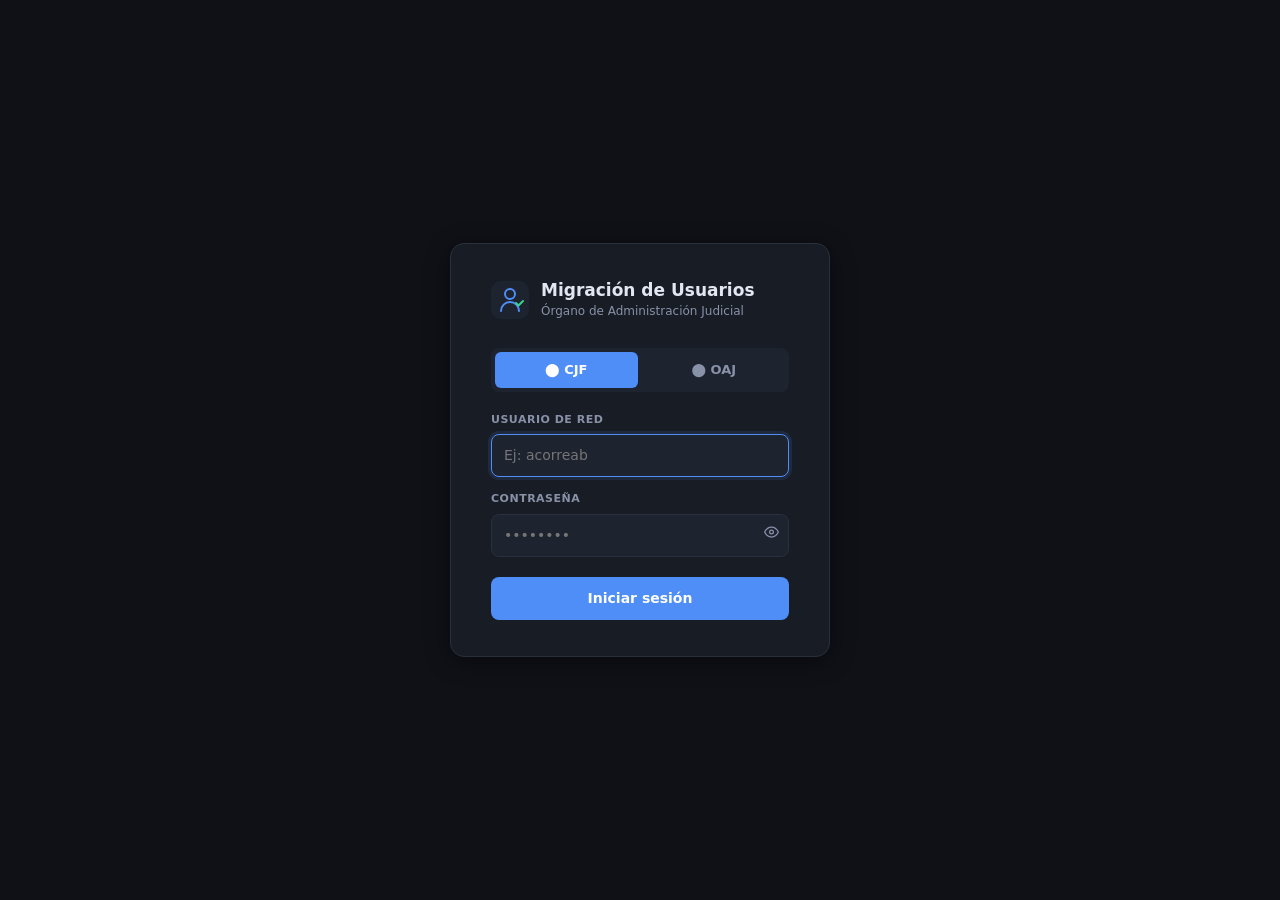
<file: Servidor/migracion-cjf/index.html>
<!DOCTYPE html>
<html lang="es" data-theme="dark">
<head>
<meta charset="UTF-8"><meta name="viewport" content="width=device-width,initial-scale=1">
<title>Migración de Usuarios · OAJ</title>
<meta name="theme-color" content="#4f8ef7">
<style>
:root{--bg:#0f1117;--surface:#181c24;--surface2:#1e2330;--border:#2a2f3d;--text:#e2e6f0;--muted:#8891a8;--faint:#4a5168;--primary:#4f8ef7;--primary-h:#3a7aed;--primary-hl:rgba(79,142,247,.13);--success:#3ecf8e;--success-hl:rgba(62,207,142,.13);--warn:#f59e0b;--warn-hl:rgba(245,158,11,.13);--error:#f56565;--error-hl:rgba(245,101,101,.13);--r:8px;--rl:14px;--sh:0 4px 24px rgba(0,0,0,.45);--t:160ms cubic-bezier(.16,1,.3,1)}
[data-theme=light]{--bg:#f5f6fa;--surface:#fff;--surface2:#f0f2f7;--border:#dde1ed;--text:#1a1f2e;--muted:#5a637a;--faint:#a0a8be;--primary:#2563eb;--primary-h:#1d4ed8;--primary-hl:rgba(37,99,235,.1);--success:#059669;--success-hl:rgba(5,150,105,.1);--warn:#d97706;--warn-hl:rgba(217,119,6,.1);--error:#dc2626;--error-hl:rgba(220,38,38,.1);--sh:0 4px 24px rgba(0,0,0,.1)}
*,*::before,*::after{box-sizing:border-box;margin:0;padding:0}
html{-webkit-font-smoothing:antialiased}
body{font-family:'Segoe UI',system-ui,sans-serif;font-size:14px;background:var(--bg);color:var(--text);min-height:100dvh;line-height:1.5}
button{cursor:pointer;border:none;background:none;font:inherit;color:inherit}
input,textarea{font:inherit;color:inherit;background:none}
button,input,textarea{transition:background var(--t),color var(--t),border-color var(--t),box-shadow var(--t)}

#lo{position:fixed;inset:0;z-index:900;background:var(--bg);display:flex;align-items:center;justify-content:center}
.lcard{background:var(--surface);border:1px solid var(--border);border-radius:var(--rl);padding:36px 40px;width:100%;max-width:380px;box-shadow:var(--sh)}
.llogo{display:flex;align-items:center;gap:12px;margin-bottom:28px}
.llogo-txt h1{font-size:17px;font-weight:700;line-height:1.2}
.llogo-txt p{font-size:12px;color:var(--muted);margin-top:2px}
.dtabs{display:grid;grid-template-columns:1fr 1fr;gap:5px;background:var(--surface2);border-radius:var(--r);padding:4px;margin-bottom:20px}
.dtab{padding:8px;border-radius:6px;font-size:13px;font-weight:600;color:var(--muted);text-align:center}
.dtab.on[data-d=cjf]{background:#4f8ef7;color:#fff}
.dtab.on[data-d=oaj]{background:#3ecf8e;color:#fff}
.lf{margin-bottom:14px}
.lf label{display:block;font-size:11px;font-weight:700;color:var(--muted);margin-bottom:6px;letter-spacing:.5px;text-transform:uppercase}
.li{width:100%;padding:10px 12px;background:var(--surface2);border:1px solid var(--border);border-radius:var(--r);font-size:14px;outline:none}
.li:focus{border-color:var(--primary);box-shadow:0 0 0 3px var(--primary-hl)}
.lbtn{width:100%;padding:11px;background:var(--primary);color:#fff;border-radius:var(--r);font-size:14px;font-weight:600;margin-top:6px}
.lbtn:hover{background:var(--primary-h)}
.lbtn:disabled{opacity:.6;cursor:not-allowed}
.lerr{background:var(--error-hl);border:1px solid var(--error);color:var(--error);border-radius:var(--r);padding:10px 12px;font-size:13px;margin-bottom:14px;display:none}
.pwrap{position:relative}
.pwrap .li{padding-right:38px}
.ptgl{position:absolute;right:10px;top:50%;transform:translateY(-50%);color:var(--muted)}
.ptgl:hover{color:var(--text)}

#app{display:none;flex-direction:column;min-height:100dvh}
.hdr{height:52px;background:var(--surface);border-bottom:1px solid var(--border);display:flex;align-items:center;padding:0 20px;gap:12px;position:sticky;top:0;z-index:100}
.hlogo{display:flex;align-items:center;gap:8px;font-weight:700;font-size:15px;flex:1}
.hsub{font-size:12px;font-weight:500;color:var(--muted);font-family:Consolas,monospace}
.husr{display:flex;align-items:center;gap:8px;background:var(--surface2);border:1px solid var(--border);border-radius:var(--r);padding:5px 11px;font-size:13px}
.udot{width:8px;height:8px;border-radius:50%;background:#3ecf8e;flex-shrink:0}
.blout{padding:5px 10px;background:var(--error-hl);border:1px solid var(--error);color:var(--error);border-radius:var(--r);font-size:12px;font-weight:600}
.blout:hover{background:var(--error);color:#fff}
.btheme{padding:6px;border-radius:var(--r);color:var(--muted)}
.btheme:hover{background:var(--surface2);color:var(--text)}
.bportal{display:inline-flex;align-items:center;gap:6px;padding:5px 12px;background:var(--surface2);border:1px solid var(--border);border-radius:var(--r);color:var(--muted);font-size:12px;font-weight:600;text-decoration:none;white-space:nowrap}
.bportal:hover{color:var(--text);border-color:var(--primary)}

.dp{width:100%;max-width:1200px;margin:0 auto;padding:24px;display:flex;flex-direction:column;gap:20px}
.ucard{background:var(--surface);border:1px solid var(--border);border-radius:var(--rl);overflow:hidden}
.uch{padding:16px 24px;background:var(--surface2);border-bottom:1px solid var(--border);display:flex;align-items:center;justify-content:space-between;gap:16px;flex-wrap:wrap}
.uch h2{font-size:15px;font-weight:700}
.ucb{padding:20px 24px}
.slbl{font-size:11px;font-weight:700;color:var(--muted);letter-spacing:.6px;text-transform:uppercase;margin-bottom:8px;display:block}
.ta{width:100%;min-height:200px;resize:vertical;padding:12px 14px;background:var(--surface2);border:1px solid var(--border);border-radius:var(--r);font-family:Consolas,'JetBrains Mono',monospace;font-size:13px;line-height:1.7;outline:none;color:var(--text)}
.ta:focus{border-color:var(--primary);box-shadow:0 0 0 3px var(--primary-hl)}
.tafoot{display:flex;justify-content:space-between;align-items:center;margin-top:8px;color:var(--muted);font-size:12px;gap:12px}
.agrid{display:flex;flex-wrap:wrap;gap:10px;margin-top:14px}
.ba{padding:9px 16px;border-radius:var(--r);font-size:13px;font-weight:600;border:1px solid;display:inline-flex;align-items:center;gap:7px}
.ba:disabled{opacity:.5;cursor:not-allowed;pointer-events:none}
.ba-r{background:var(--primary-hl);border-color:var(--primary);color:var(--primary)}
.ba-r:hover{background:var(--primary);color:#fff}
.ba-u{background:var(--success-hl);border-color:var(--success);color:var(--success)}
.ba-u:hover{background:var(--success);color:#fff}
.ba-g{background:var(--surface2);border-color:var(--border);color:var(--text)}
.ba-g:hover{border-color:var(--primary)}

.strow{display:flex;flex-wrap:wrap;gap:8px;align-items:center;margin-bottom:14px}
.stbadge{padding:5px 12px;border-radius:20px;font-size:12px;font-weight:700;display:inline-flex;align-items:center;gap:6px}
.stbadge::before{content:'';width:6px;height:6px;border-radius:50%;background:currentColor}
.bok{background:var(--success-hl);color:var(--success)}
.boff{background:var(--error-hl);color:var(--error)}
.bwrn{background:var(--warn-hl);color:var(--warn)}
.bmut{background:var(--surface2);color:var(--muted)}
.bprim{background:var(--primary-hl);color:var(--primary)}
.badge{font-size:10px;font-weight:700;padding:2px 8px;border-radius:20px;white-space:nowrap;display:inline-block}

.notice{padding:10px 14px;border-radius:var(--r);font-size:13px;border:1px solid;margin-bottom:10px}
.n-warn{background:var(--warn-hl);border-color:var(--warn);color:var(--warn)}
.n-err{background:var(--error-hl);border-color:var(--error);color:var(--error)}

.prog{display:none;margin-bottom:14px}
.prog-t{height:6px;background:var(--surface2);border-radius:20px;overflow:hidden}
.prog-f{height:100%;width:0;background:var(--primary);border-radius:20px;transition:width .3s ease}
.prog-l{font-size:12px;color:var(--primary);margin-top:6px}

.twrap2{overflow-x:auto;border:1px solid var(--border);border-radius:var(--r)}
table{width:100%;border-collapse:collapse;font-size:13px}
thead th{padding:10px 14px;background:var(--surface2);font-size:11px;font-weight:700;color:var(--muted);text-align:left;text-transform:uppercase;letter-spacing:.4px;border-bottom:1px solid var(--border);white-space:nowrap}
td{padding:9px 14px;border-bottom:1px solid var(--border);vertical-align:middle}
tr:last-child td{border-bottom:none}
tbody tr:hover td{background:var(--surface2)}
.cu{font-family:Consolas,monospace;color:var(--primary);font-size:12px}
.cu small{display:block;color:var(--muted);font-size:10px;font-family:'Segoe UI',system-ui,sans-serif}
.cm{color:var(--muted)}
.rok td:first-child{border-left:3px solid var(--success)}
.rerr td:first-child{border-left:3px solid var(--error)}
.rdis td:first-child{border-left:3px solid var(--warn)}
.spin{width:15px;height:15px;border:2px solid rgba(255,255,255,.3);border-top-color:currentColor;border-radius:50%;animation:sp .7s linear infinite;display:inline-block;vertical-align:middle}
@keyframes sp{to{transform:rotate(360deg)}}
::-webkit-scrollbar{width:5px;height:5px}
::-webkit-scrollbar-thumb{background:var(--border);border-radius:4px}
@media(max-width:900px){table{min-width:860px}}
@media(max-width:768px){
 .hdr{padding:0 12px;gap:8px}.hlogo{font-size:13px}.hsub{display:none}.husr{display:none}
 .bportal .bptxt{display:none}.bportal{padding:6px 9px}
 .dp{padding:12px;gap:12px}.uch,.ucb{padding:14px 16px}
 .agrid{flex-direction:column}.ba{width:100%;justify-content:center}
 .tafoot{flex-direction:column;align-items:flex-start}
 .lcard{border-radius:var(--rl) var(--rl) 0 0;padding:28px 20px 36px;max-width:100%}#lo{align-items:flex-end}
}
</style>
</head>
<body>

<div id="lo">
 <div class="lcard">
  <div class="llogo">
   <svg width="38" height="38" viewBox="0 0 38 38" fill="none">
    <rect width="38" height="38" rx="10" fill="#1e2330"/>
    <circle cx="19" cy="13" r="5" stroke="#4f8ef7" stroke-width="2"/>
    <path d="M10 30c0-4.97 4.03-9 9-9s9 4.03 9 9" stroke="#4f8ef7" stroke-width="2" stroke-linecap="round"/>
    <path d="M25 22l2.5 2.5L32 20" stroke="#3ecf8e" stroke-width="2" stroke-linecap="round" stroke-linejoin="round"/>
   </svg>
   <div class="llogo-txt"><h1>Migraci&oacute;n de Usuarios</h1><p>&Oacute;rgano de Administraci&oacute;n Judicial</p></div>
  </div>
  <div id="lerr" class="lerr"></div>
  <div class="dtabs">
   <button class="dtab on" data-d="cjf" type="button">&#11044; CJF</button>
   <button class="dtab" data-d="oaj" type="button">&#11044; OAJ</button>
  </div>
  <div class="lf"><label>Usuario de red</label><input id="lu" class="li" type="text" placeholder="Ej: acorreab" autocomplete="username" spellcheck="false"></div>
  <div class="lf"><label>Contrase&ntilde;a</label>
   <div class="pwrap">
    <input id="lp" class="li" type="password" placeholder="&bull;&bull;&bull;&bull;&bull;&bull;&bull;&bull;" autocomplete="current-password">
    <button class="ptgl" id="ptgl" tabindex="-1" type="button"><svg width="15" height="15" viewBox="0 0 24 24" fill="none" stroke="currentColor" stroke-width="2"><path d="M1 12s4-8 11-8 11 8 11 8-4 8-11 8-11-8-11-8z"/><circle cx="12" cy="12" r="3"/></svg></button>
   </div>
  </div>
  <button class="lbtn" id="lbtn" type="button">Iniciar sesi&oacute;n</button>
 </div>
</div>

<div id="app">
 <header class="hdr">
  <div class="hlogo">
   <svg width="22" height="22" viewBox="0 0 24 24" fill="none" stroke="#4f8ef7" stroke-width="2"><path d="M17 21v-2a4 4 0 0 0-4-4H5a4 4 0 0 0-4 4v2"/><circle cx="9" cy="7" r="4"/><path d="M23 21v-2a4 4 0 0 0-3-3.87M16 3.13a4 4 0 0 1 0 7.75"/></svg>
   Migraci&oacute;n de Usuarios <span class="hsub" id="db-info-text">Active Directory &mdash; CJF en tiempo real</span>
  </div>
  <a class="bportal" href="/DGTI_Zapopan/" title="Volver al portal DGTI">&larr; <span class="bptxt">Portal DGTI</span></a>
  <div class="husr"><span class="udot"></span><span id="husr">&#8212;</span></div>
  <button class="blout" id="blout" type="button">Cerrar sesi&oacute;n</button>
  <button class="btheme" id="theme-toggle" type="button" title="Cambiar tema"></button>
 </header>

 <main class="dp">
  <section class="ucard">
   <div class="uch"><h2>Lista de usuarios a migrar</h2></div>
   <div class="ucb">
    <label class="slbl" for="user-list">Cuentas o expedientes &mdash; uno por l&iacute;nea</label>
    <textarea id="user-list" class="ta" placeholder="civegav&#10;jlopezm&#10;123456&#10;rrodriguez&#10;…" spellcheck="false"></textarea>
    <div class="tafoot"><span>Pega directo desde Excel, Notepad o cualquier fuente. Puedes mezclar nombres de cuenta y n&uacute;meros de expediente.</span><span id="input-count"></span></div>
    <div class="agrid">
     <button class="ba ba-r" id="btn-generar" type="button">Generar lista</button>
     <button class="ba ba-g" id="btn-limpiar" type="button">Limpiar</button>
    </div>
   </div>
  </section>

  <section class="ucard" id="card-result" style="display:none">
   <div class="uch">
    <h2>Vista previa</h2>
    <div class="agrid" style="margin:0">
     <button class="ba ba-r" id="btn-m365" type="button" style="display:none">Recargar M365</button>
     <button class="ba ba-u" id="btn-xls" type="button">Exportar Excel</button>
    </div>
   </div>
   <div class="ucb">
    <div class="prog" id="m365-progress"><div class="prog-t"><div class="prog-f" id="m365-fill"></div></div><div class="prog-l" id="m365-label"></div></div>
    <div id="notices"></div>
    <div class="strow" id="chips"></div>
    <div class="twrap2">
     <table>
      <thead><tr><th>Usuario</th><th>Expediente</th><th>Nombre</th><th>Apellido</th><th>Correo</th><th>Cargo</th><th>Departamento</th><th>Estado AD</th><th>M365</th></tr></thead>
      <tbody id="tbody"></tbody>
     </table>
    </div>
   </div>
  </section>
 </main>
</div>

<script src="js/xlsx.full.min.js"></script>
<script src="js/app.js"></script>
</body>
</html>
</file>
